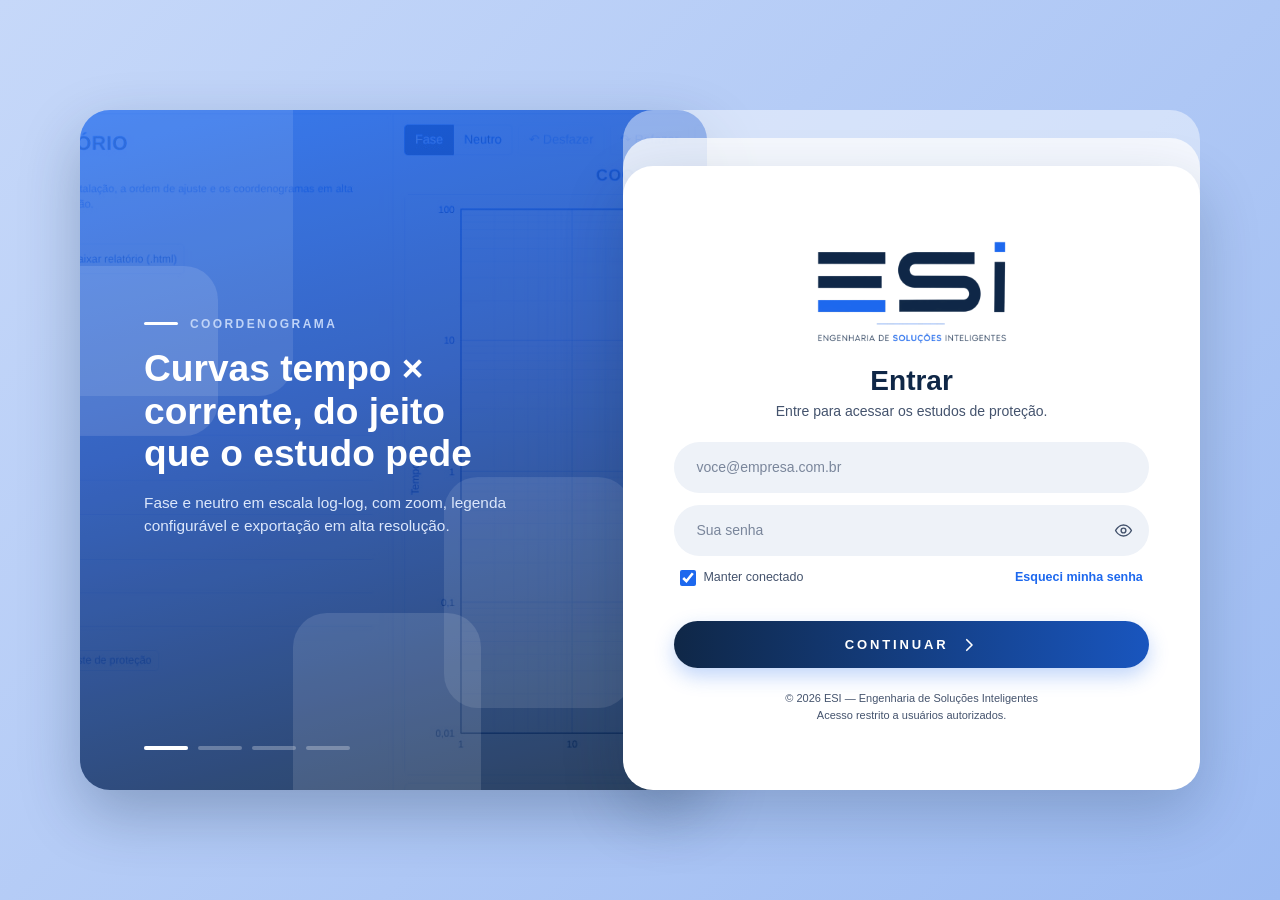
<file: index.html>
<!doctype html>
<html lang="pt-BR">
<head>
<meta charset="utf-8">
<meta name="viewport" content="width=device-width, initial-scale=1">
<title>Plataforma ESI</title>
<meta name="description" content="Plataforma de estudos de proteção e coordenograma — ESI Engenharia de Soluções Inteligentes.">
<meta name="theme-color" content="#0F2747">
<link rel="icon" href="data:image/svg+xml,%3Csvg xmlns='http://www.w3.org/2000/svg' viewBox='0 0 32 32'%3E%3Crect width='32' height='32' rx='6' fill='%23fff'/%3E%3Crect x='5' y='6' width='22' height='5' fill='%230F2747'/%3E%3Crect x='5' y='13.5' width='19' height='5' fill='%230F2747'/%3E%3Crect x='5' y='21' width='22' height='5' fill='%231D68EE'/%3E%3C/svg%3E">
<link rel="stylesheet" href="css/style.css?v=160">
<script src="js/auth-config.js?v=160"></script>
<script>/* login ativo e sem sessão: vai direto para a tela de entrada, sem mostrar a plataforma */
(function(){var c=window.AUTH_CONFIG;if(!c||!c.apiKey)return;var ok=false;try{ok=!!(sessionStorage.getItem("esi.sessao")||localStorage.getItem("esi.sessao"));}catch(e){}
if(!ok)location.replace("login.html");}());</script>
</head>
<body data-protegida>

<header class="topbar">
  <button class="tb-burger" id="btnMenu" type="button" aria-label="Abrir menu" aria-controls="sidenav"><svg viewBox="0 0 24 24" fill="none" stroke="currentColor" stroke-width="1.7" stroke-linecap="round" stroke-linejoin="round" aria-hidden="true"><path d="M4 6h16M4 12h16M4 18h16"/></svg></button>
  <a class="brand" href="#" data-tab="hub" aria-label="ESI — Plataforma de Estudos de Proteção">
    <img id="hdrLogo" alt="ESI" src="img/logo-esi-cor.png">
    <span class="bt"><b>Plataforma ESI</b><small>Engenharia de Soluções Inteligentes</small></span>
  </a>
  <div class="tb-right">
    <button class="btn-novo" id="btnNovo" type="button">Criar novo estudo</button>
    <div class="userbox" id="userbox" hidden>
      <button class="ub-btn" id="ubBtn" type="button" aria-haspopup="true" aria-expanded="false">
        <span class="ub-av" id="ubAv">U</span><span class="ub-mail"></span>
        <svg class="ub-car" viewBox="0 0 24 24" fill="currentColor" aria-hidden="true"><path d="M7 10l5 6 5-6z"/></svg>
      </button>
      <div class="ub-pop" id="ubPop" hidden>
        <button type="button" id="ubSobre">Sobre a plataforma</button>
        <button type="button" id="ubSair">Sair</button>
      </div>
    </div>
  </div>
</header>

<div class="shell">
<aside class="sidenav" id="sidenav" aria-label="Menu principal">
  <nav id="snNav"></nav>
  <div class="sn-bottom">
    <button class="sn-item" id="snSobre" type="button"><svg viewBox="0 0 24 24" fill="none" stroke="currentColor" stroke-width="1.7" stroke-linecap="round" stroke-linejoin="round" aria-hidden="true"><circle cx="12" cy="12" r="9"/><path d="M12 11v5M12 8h.01"/></svg><span>Sobre a plataforma</span></button>
  </div>
</aside>
<div class="sn-backdrop" id="snBack"></div>

<div class="main">

<!-- ===================== INÍCIO (boas-vindas geral) ===================== -->
<section class="view" id="tab-hub" role="tabpanel" aria-labelledby="tabbtn-hub">
  <div class="home">
    <div class="home-in hub">
      <div class="hub-top">
        <p class="hub-k">Plataforma ESI</p>
        <h1 id="hubOla">Olá!</h1>
        <p class="lead">Escolha uma área para começar. Cada módulo reúne as ferramentas de um tipo de estudo.</p>
      </div>
      <div class="hub-cards" id="hubCards"></div>
      <div class="hub-recs" id="hubRec" hidden>
        <h2>Continue de onde parou</h2>
        <div id="hubRecLista"></div>
      </div>
    </div>
  </div>
</section>

<!-- ===================== ÁREA DE UM MÓDULO (em desenvolvimento) ===================== -->
<section class="view" id="tab-mod" role="tabpanel" hidden>
  <div class="home"><div class="home-in mod" id="modConteudo"></div></div>
</section>

<!-- ===================== ESTUDO DE PROTEÇÃO · BOAS-VINDAS ===================== -->
<section class="view" id="tab-inicio" role="tabpanel" aria-labelledby="tabbtn-inicio" hidden>
  <div class="home">
    <div class="home-in dsh">
      <div class="mod-cab"><span class="hc-ic grande" id="iniIc"></span>
        <div><h1>Estudo de proteção</h1><p class="lead">Coordenograma, ordem de ajuste dos relés e relatório. Abra um estudo existente ou crie um novo.</p></div>
      </div>

      <div class="dsh-cards" id="iniCards"></div>

      <section class="dsh-box">
        <header class="dsh-bh">
          <h2>Estudos <span class="ini-cont" id="iniCont">0 estudos</span></h2>
          <div class="dsh-filtros" id="iniFiltros" role="group" aria-label="Filtrar estudos"></div>
        </header>
        <div class="dsh-tools">
          <label class="ini-busca"><svg viewBox="0 0 24 24" fill="none" stroke="currentColor" stroke-width="1.7" stroke-linecap="round" stroke-linejoin="round" aria-hidden="true"><circle cx="11" cy="11" r="7"/><path d="M20 20l-3.5-3.5"/></svg><input id="iniBusca" type="search" placeholder="Buscar por número, estudo, cliente ou concessionária" autocomplete="off"></label>
          <label class="ini-ord"><span class="sr">Ordenar</span><select id="iniOrd"><option value="rec">Mais recentes</option><option value="az">Ordem alfabética</option><option value="id">Número do estudo</option></select></label>
        </div>
        <div class="dsh-lista" id="iniLista"></div>
      </section>
    </div>
  </div>
</section>



<!-- ===================== ABA: PÁGINA INICIAL ===================== -->
<section class="view" id="tab-home" role="tabpanel" aria-labelledby="tabbtn-home" hidden>
  <div class="home">
    <div class="home-in wide">
      <h1>Formulário de cadastro</h1>
      <p class="lead">Preencha os dados do cliente, da empresa contratada, a finalidade e a concessionária para iniciar o estudo de proteção e coordenação.</p>

      <div class="home-cols">
        <div class="home-left">
          <section class="card" aria-labelledby="h-cliente">
            <h2 id="h-cliente">Cliente</h2>
            <div class="grid2" id="grp-cliente"></div>
          </section>
          <section class="card" aria-labelledby="h-contratada">
            <h2 id="h-contratada">Empresa contratada</h2>
            <div class="grid2" id="grp-contratada"></div>
          </section>
        </div>

        <section class="card home-right" aria-labelledby="h-conc">
          <h2 id="h-fin">Finalidade do estudo</h2>
          <div class="conc-grid fin-grid" id="finGrp" role="radiogroup" aria-labelledby="h-fin"></div>
          <h2 id="h-conc" class="h-sep">Concessionária</h2>
          <p class="note" style="margin:0 0 12px">Clique para escolher a concessionária do projeto.</p>
          <div class="conc-grid" id="concGrid" role="radiogroup" aria-labelledby="h-conc"></div>
        </section>
      </div>

      <div class="home-actions">
        <button class="btn pri" id="btnGoCoord" type="button">Ir para dados da concessionária →</button>
        <span class="note" id="homeStatus"></span>
      </div>
    </div>
  </div>
</section>

<!-- ===================== ABA: DADOS DA CONCESSIONÁRIA ===================== -->
<section class="view" id="tab-conc" role="tabpanel" aria-labelledby="tabbtn-conc" hidden>
  <div class="home">
    <div class="home-in wide">
      <header class="conc-head" id="concHead">
        <div class="conc-logo" id="concLogo" role="img" aria-label="Logo da concessionária"></div>
        <div class="premissas" aria-labelledby="h-prem">
          <div class="prem-row">
          <div class="prem-col">
          <h2 class="prem-h" id="h-prem">Premissas do estudo</h2>
          <div class="xl">
            <label for="basekv">Tensão de base</label>
            <div class="box"><input id="basekv" type="text" inputmode="decimal" autocomplete="off"><span class="u">kV</span></div>
            <label for="baseS">Potência de base</label>
            <div class="box"><input id="baseS" type="text" inputmode="decimal" autocomplete="off"><span class="u">MVA</span></div>
            <label for="baseA" hidden>Corrente de base</label>
            <div class="box dim" hidden><input id="baseA" type="text" readonly tabindex="-1" placeholder="calculada"><span class="u">A</span></div>
          </div>
          </div>
          <div class="prem-modo">
          <h2 class="prem-h" id="h-modo">Dados da rede para o estudo</h2>
          <div class="seg" id="redeModo" role="radiogroup" aria-label="Dados da rede para o estudo">
            <button class="btn" type="button" role="radio" data-modo="imp" aria-pressed="true" aria-checked="true">Impedâncias de sequência</button>
            <button class="btn" type="button" role="radio" data-modo="icc" aria-pressed="false" aria-checked="false">Corrente de curto direta</button>
          </div>
          </div>
          <div class="prem-modo">
          <h2 class="prem-h" id="h-inr">Método da corrente de inrush</h2>
          <div class="dd" id="inrushDD"></div>
          </div>
          </div>
        </div>
      </header>
      <div class="conc-cols">
        <div class="prot cprot" id="cprot"></div>
        <div class="prot rede" id="rede"></div>
      </div>

      <section class="grp iccdef" aria-labelledby="h-iccdef">
        <h3 class="grp-h" id="h-iccdef">Correntes de curto-circuito do estudo</h3>
        <div class="func">
          <p class="note" id="iccOrigem" style="margin:0 0 12px"></p>
          <div class="iccgrid" id="iccGrid"></div>
        </div>
      </section>

      <div class="home-actions">
        <button class="btn pri" id="btnGoInst" type="button">Ir para dados da instalação →</button>
      </div>
    </div>
  </div>
</section>

<!-- ===================== ABA: DADOS DA INSTALAÇÃO ===================== -->
<section class="view" id="tab-inst" role="tabpanel" aria-labelledby="tabbtn-inst" hidden>
  <div class="home">
    <div class="home-in wide">
      <section class="grp" aria-labelledby="h-inst">
        <h3 class="grp-h" id="h-inst">Transformadores</h3>
        <div class="func">
          <div class="ntr">
            <label for="nTrafos">Quantidade de transformadores</label>
            <div class="ntr-ctl">
              <button type="button" class="fbtn sm" id="nTrafosMenos" aria-label="Diminuir quantidade">−</button>
              <div class="box"><input id="nTrafos" type="text" inputmode="numeric" autocomplete="off" value="1"></div>
              <button type="button" class="fbtn sm" id="nTrafosMais" aria-label="Aumentar quantidade">+</button>
            </div>
            <span class="note">As colunas marcadas como automáticas são calculadas a partir dos dados informados.</span>
          </div>
          <div id="instTrafos"></div>
        </div>
      </section>
      <section class="grp" aria-labelledby="h-dem">
        <h3 class="grp-h" id="h-dem">Demanda e geração</h3>
        <div class="func" id="instDem"></div>
      </section>
      <section class="grp" aria-labelledby="h-tc">
        <h3 class="grp-h" id="h-tc">Dimensionamento do TC de proteção</h3>
        <div class="func" id="instTC"></div>
      </section>
    </div>
  </div>
</section>

<!-- ===================== ABA: ORDEM DE AJUSTE DE PROTEÇÃO ===================== -->
<section class="view" id="tab-ajuste" role="tabpanel" aria-labelledby="tabbtn-ajuste" hidden>
  <div class="app ajgrid">
    <!-- Metade esquerda: área de cálculo (só aparecem as funções habilitadas) -->
    <div class="datacol" id="ajcalc">
      <h2 class="prot-title">Cálculo</h2>
      <div class="calc" id="calc"></div>
    </div>
    <!-- Metade direita: escolha das funções e ajustes -->
    <div class="datacol ajfun" id="ajfun">
      <h2 class="prot-title">Ordem de ajuste de proteção</h2>
      <div class="prot" id="prot"></div>
    </div>
  </div>
</section>

<!-- ===================== ABA: COORDENOGRAMA ===================== -->
<section class="view" id="tab-coord" role="tabpanel" aria-labelledby="tabbtn-coord" hidden>
  <div class="app" id="app">

    <!-- Metade esquerda: gráfico -->
    <div class="chartcol">
      <div class="ctools">
        <div class="seg" id="viewSeg" role="group" aria-label="Visão do gráfico">
          <button class="btn" type="button" data-view="fase" aria-pressed="true">Fase</button>
          <button class="btn" type="button" data-view="neutro" aria-pressed="false">Neutro</button>
        </div>
        <button class="btn" id="btnUndo" type="button" title="Desfazer (Ctrl+Z)">↶ Desfazer</button>
        <button class="btn" id="btnRedo" type="button" title="Refazer (Ctrl+Y)">↷ Refazer</button>
        <button class="btn" id="btnReset" type="button" title="Duplo clique no gráfico também restaura">Restaurar eixos</button>
        <button class="btn" id="btnPng" type="button">Exportar PNG</button>
        <details class="more" id="more">
          <summary class="btn">Mais opções</summary>
          <div class="pop">
            <label class="fld"><span>Nome do projeto</span><input id="pname" type="text" autocomplete="off"></label>
            <div class="grid2">
              <label class="fld chk" for="legend"><input id="legend" type="checkbox"><span>Legenda no gráfico</span></label>
              <label class="fld chk full" for="showall"><input id="showall" type="checkbox"><span>Mostrar também as curvas individuais (tracejado fino)</span></label>
            </div>
            <div class="grid2">
              <label class="fld"><span>I mín (A)</span><input id="imin" type="number" step="any"></label>
              <label class="fld"><span>I máx (A)</span><input id="imax" type="number" step="any"></label>
              <label class="fld"><span>t mín (s)</span><input id="tmin" type="number" step="any"></label>
              <label class="fld"><span>t máx (s)</span><input id="tmax" type="number" step="any"></label>
            </div>
            <textarea id="json" spellcheck="false" placeholder="O projeto em JSON aparece aqui. Cole um JSON e use Carregar."></textarea>
            <div class="row">
              <button class="btn sm" id="btnCopy" type="button">Copiar JSON</button>
              <button class="btn sm" id="btnLoad" type="button">Carregar JSON</button>
              <button class="btn sm" id="btnFile" type="button">Abrir arquivo…</button>
              <button class="btn sm" id="btnSaveFile" type="button">Baixar .json</button>
              <button class="btn sm" id="btnSvg" type="button">Exportar SVG</button>
              <input id="fileIn" type="file" accept=".json,application/json" hidden>
            </div>
            <div class="row">
              <button class="btn sm" id="btnSample" type="button">Restaurar valores de exemplo</button>
              <button class="btn sm ghost" id="btnClear" type="button">Zerar funções</button>
            </div>
          </div>
        </details>
        <span id="status" role="status"></span>
      </div>
      <h2 class="ctitle" id="ctitle">Coordenograma de fase</h2>
      <div class="chartwrap" id="wrap">
        <svg id="chart" role="img" aria-label="Coordenograma tempo × corrente"></svg>
        <div id="tip"></div>
      </div>
      <div class="cfilter" id="cfilter" hidden></div>
      <p class="hint">Roda do mouse: zoom · arrastar: mover · duplo clique: restaurar · passe o mouse para ler o tempo de cada curva</p>
    </div>

    <!-- Metade direita: resumo das funções do cliente (os ajustes ficam na aba Ordem de ajuste de proteção) -->
    <aside class="datacol" aria-label="Relatório do projeto">
      <div class="prot" id="resumo"></div>
    </aside>

  </div>
</section>

<!-- ===================== RODAPÉ ===================== -->
<footer class="sitefoot">
  <div class="sf-in">
    <div class="sf-brand">
      <img id="ftLogo" alt="ESI — Engenharia de Soluções Inteligentes" src="img/logo-esi-branco.png">
      <span>Plataforma de estudos e projetos elétricos.</span>
    </div>
    <nav class="sf-nav" aria-label="Atalhos">
      <a href="#" data-tab="hub">Início</a>
      <a href="#" data-tab="inicio" data-mod>Estudo de proteção</a>
      <a href="#" data-tab="mod:bt" data-mod>Baixa tensão</a>
      <a href="#" data-tab="mod:mt" data-mod>Média tensão</a>
      <a href="#" data-tab="mod:tarifa" data-mod>Análise tarifária</a>
      <a href="#" data-tab="mod:spda" data-mod>SPDA</a>
      <button type="button" id="btnSobre">Sobre</button>
    </nav>
    <div class="sf-copy">© <span id="ftAno">2026</span> ESI — Engenharia de Soluções Inteligentes<br>Os dados ficam salvos somente neste navegador.</div>
  </div>
</footer>

</div><!-- /main -->
</div><!-- /shell -->

<dialog class="sobre" id="dlgSobre" aria-labelledby="sobreH">
  <div class="sobre-in">
    <img id="sbLogo" alt="ESI" src="img/logo-esi-cor.png">
    <h2 id="sobreH">Plataforma ESI</h2>
    <p>Plataforma da ESI com módulos para estudos e projetos elétricos. Hoje está disponível o módulo de Estudo de proteção; Baixa tensão, Média tensão, Análise tarifária e SPDA estão em desenvolvimento.</p>
    <ul>
      <li>Cadastro do cliente, da concessionária e da instalação (transformadores, demanda, geração e TCs).</li>
      <li>Ordem de ajuste das funções de proteção, com os cálculos e a representação da função 67.</li>
      <li>Coordenograma tempo × corrente interativo de fase e neutro.</li>
      <li>Relatório do projeto com capa, resumos, ordem de ajuste e gráficos em alta resolução.</li>
    </ul>
    <p class="note">Os valores calculados são apoio ao estudo e devem ser conferidos pelo engenheiro responsável.</p>
    <div class="row"><button class="btn pri" id="btnSobreOk" type="button">Fechar</button></div>
  </div>
</dialog>

<!-- Scripts clássicos (sem módulos) para funcionar abrindo o arquivo direto no navegador. A ordem importa. -->
<script src="js/logo.js?v=160"></script>
<script src="js/auth.js?v=160"></script>
<script src="js/util.js?v=160"></script>
<script src="js/curves.js?v=160"></script>
<script src="js/funcoes.js?v=160"></script>
<script src="js/state.js?v=160"></script>
<script src="js/projetos.js?v=160"></script>
<script src="js/modulos.js?v=160"></script>
<script src="js/chart.js?v=160"></script>
<script src="js/ui.js?v=160"></script>
<script src="js/protecao.js?v=160"></script>
<script src="js/inrush.js?v=160"></script>
<script src="js/rede.js?v=160"></script>
<script src="js/home.js?v=160"></script>
<script src="js/instalacao.js?v=160"></script>
<script src="js/tc.js?v=160"></script>
<script src="js/recom.js?v=160"></script>
<script src="js/direcional.js?v=160"></script>
<script src="js/resumo.js?v=160"></script>
<script src="js/relatorio.js?v=160"></script>
<script src="js/app.js?v=160"></script>
</body>
</html>
</file>
<file: css/style.css>
/* ===== Tokens. Para mudar o visual do site inteiro, edite aqui. ===== */
:root{
  /* Paleta do site (cinza-azulado): color1 → color5 */
  --p1:#9DBBF2; --p2:#BFD3F7; --p3:#D7E3FA; --p4:#EAF1FD; --p5:#ffffff;
  --bg:#FFFFFF;            /* fundo da página: branco */
  --panel:var(--p5);       /* cartões e cabeçalho */
  --ink:#000000;           /* texto preto */
  --muted:#44536D;
  --line:var(--p3);        /* bordas leves */
  --field:#FFFFFF;
  --edge:var(--p1);        /* bordas de destaque, contornos e preenchimento de itens selecionados */
  --edge-2:var(--p2);      /* hover do preenchimento */
  --sel:var(--p4);         /* fundo de item selecionado (cartão, filtro) */
  --anchor:#0F2747;        /* azul marinho: títulos, botão principal e itens selecionados */
  --anchor-2:#1C3D75;      /* hover do azul marinho */
  --navy:#0F2747; --blue:#1D68EE; --blue-2:#1555C8;   /* azul vivo da logo ESI */
  --accent:var(--blue); --accent-ink:#FFFFFF;
  --plot:#FFFFFF; --grid-major:#9DBBF2; --grid-minor:#D7E3FA; --axis:#000000;
  --ok:#1E7B45; --warn:#9A5200; --bad:#B3261E;
  --sans:Arial,"Helvetica Neue",Helvetica,sans-serif; --mono:Arial,"Helvetica Neue",Helvetica,sans-serif;
  color-scheme:light;
}

*{box-sizing:border-box}
html{height:100%}
body{margin:0;background:var(--bg);color:var(--ink);font:14px/1.4 var(--sans);-webkit-text-size-adjust:100%;display:flex;flex-direction:column;min-height:100%}
button,input,select,textarea{font:inherit;color:inherit}
:focus-visible{outline:2px solid var(--blue);outline-offset:1px}
h1,h2,h3{font-family:var(--sans)}

/* ===== Cabeçalho do site e abas ===== */
.site{background:var(--panel);border-top:4px solid var(--anchor);border-bottom:1px solid var(--line);box-shadow:0 1px 0 var(--p4);display:flex;flex-wrap:wrap;align-items:stretch;gap:0 28px;padding:0 24px;flex:none}
.brand{display:flex;align-items:center;gap:14px;padding:9px 0;text-decoration:none;color:var(--anchor)}
.brand img{height:34px;width:auto;display:block}
.brand .bt{display:flex;flex-direction:column;gap:1px;padding-left:14px;border-left:2px solid var(--blue);line-height:1.2}
.brand .bt b{font-size:15px;letter-spacing:.01em}
.brand .bt small{font-size:10.5px;letter-spacing:.12em;text-transform:uppercase;color:var(--muted)}
.tabs{display:flex;gap:2px;flex-wrap:wrap;align-self:flex-end;margin-left:auto}
.tab{background:none;border:0;border-bottom:3px solid transparent;margin-bottom:-1px;padding:14px 14px 12px;cursor:pointer;font-weight:700;color:var(--muted);font-size:13.5px}
.tab:hover{color:var(--blue)}
.tab[aria-selected="true"]{color:var(--anchor);border-bottom-color:var(--blue)}
.view{flex:1 0 auto}
.view[hidden]{display:none}

/* ===== Campos e botões ===== */
.lbl{display:flex;align-items:center;gap:6px;color:var(--muted);font-size:12px;white-space:nowrap}
input[type=text],input[type=number],input[type=email],input[type=tel],select,textarea{background:var(--field);border:1px solid var(--line);border-radius:4px;padding:6px 8px;min-width:0;width:100%}
input[type=number]{font-size:13px;font-variant-numeric:tabular-nums}
input:focus,select:focus,textarea:focus{border-color:var(--edge)}
.w90{width:90px}
.btn{background:var(--panel);border:1px solid var(--line);border-radius:4px;padding:6px 11px;cursor:pointer;white-space:nowrap}
.btn:hover:not(:disabled){border-color:var(--edge);color:var(--anchor)}
.btn:disabled{opacity:.45;cursor:default}
.btn.pri{background:var(--anchor);border-color:var(--anchor);color:#fff;font-weight:700;padding:9px 18px}
.btn.pri:hover{background:var(--anchor-2);border-color:var(--anchor-2);color:#fff}
.btn.sm{padding:2px 7px;font-size:12px}
.btn.ghost{background:transparent;border-color:transparent;color:var(--muted)}
.btn.ghost:hover{color:var(--ink);border-color:var(--line)}
.row{display:flex;flex-wrap:wrap;gap:6px}
.row.end{align-items:end}
.note{font-size:12px;color:var(--muted);margin:0}
.fld{display:flex;flex-direction:column;gap:3px;min-width:0}
.fld.full{grid-column:1/-1}
.fld>span{font-size:12px;color:var(--ink);font-weight:700}
.fld.chk{flex-direction:row;align-items:center;gap:7px}
.fld.chk input{width:auto;margin:0}
.fld.chk span{font-weight:400;font-size:13px}

/* ===== Página inicial ===== */
.home{padding:28px 20px 48px}
.home-in{max-width:980px;margin:0 auto;display:flex;flex-direction:column;gap:18px}
.home h1{margin:0;font-size:24px;color:var(--anchor)}
.home .lead{margin:0;color:var(--muted);max-width:70ch}
.card{background:var(--panel);border:1px solid var(--line);border-radius:6px;padding:18px 20px 20px}
.card h2{margin:0 0 14px;font-size:13px;letter-spacing:.07em;text-transform:uppercase;color:var(--anchor);display:flex;align-items:center;gap:10px}
.card h2::after{content:"";flex:1;height:1px;background:var(--line)}
.grid2{display:grid;grid-template-columns:1fr 1fr;gap:14px 18px}
.err{color:var(--bad);font-size:12px;min-height:0}
.err:empty{display:none}
input.bad{border-color:var(--bad)}
.home-actions{display:flex;flex-wrap:wrap;gap:12px;align-items:center}

/* ===== Coordenograma: gráfico à esquerda, ajustes das funções à direita ===== */
.app{height:100%;display:grid;grid-template-columns:minmax(0,1fr) minmax(0,1fr)}
.datacol{order:1;overflow:auto;padding:18px 22px;min-width:0;min-height:0;border-right:1px solid var(--line)}   /* dados à esquerda */
.chartcol{order:2;display:flex;flex-direction:column;gap:8px;padding:12px;min-width:0;min-height:0}      /* gráfico à direita */
.ctools{display:flex;flex-wrap:wrap;gap:6px;align-items:center;position:relative}
#status{font-size:12px;color:var(--muted);min-height:1em}
.more{position:static}
.more summary{list-style:none;display:inline-block}
.more summary::-webkit-details-marker{display:none}
.pop{position:absolute;right:0;top:calc(100% + 6px);z-index:6;width:min(430px,92vw);background:var(--panel);border:1px solid var(--edge);border-radius:6px;padding:12px;display:flex;flex-direction:column;gap:10px;box-shadow:0 8px 24px rgba(15,39,71,.2)}
.pop .grid2{gap:8px 12px}
.pop textarea{min-height:90px}
.chartwrap{position:relative;background:var(--plot);border:1px solid var(--line);border-radius:6px;flex:1;min-height:380px;touch-action:none}
.hint{font-size:12px;color:var(--muted);margin:0}
#chart{position:absolute;inset:0;width:100%;height:100%;display:block;cursor:crosshair;user-select:none;font-family:var(--sans)}
#tip{position:absolute;pointer-events:none;background:var(--panel);border:1px solid var(--edge);border-radius:4px;padding:7px 9px;font-size:12px;box-shadow:0 4px 14px rgba(15,39,71,.18);display:none;min-width:150px;max-width:280px;z-index:3}
#tip .h{font-weight:700;margin-bottom:4px}
#tip .r{display:flex;align-items:center;gap:6px;justify-content:space-between}
#tip .r i{width:9px;height:9px;border-radius:2px;flex:none}
#tip .r em{font-style:normal;margin-left:auto;padding-left:8px;font-variant-numeric:tabular-nums}
#tip .r span{overflow:hidden;text-overflow:ellipsis;white-space:nowrap}
textarea{font-family:Consolas,"Courier New",monospace;font-size:12px;min-height:90px;resize:vertical}

/* Painel "Proteção cliente" (estilo da planilha: rótulo à esquerda, caixa tracejada para preencher) */
.prot{width:100%;display:flex;flex-direction:column;gap:26px}
.prot-title{margin:0;text-align:center;font-size:22px;letter-spacing:.02em;color:var(--anchor);text-transform:uppercase}
.func{background:var(--panel);border:1px solid var(--line);border-radius:8px;padding:16px 18px 18px}
.func-h{margin:0 0 14px;display:flex;align-items:baseline;gap:10px;color:var(--anchor);font-size:18px;font-weight:700}
.func-h small{font-size:12px;font-style:normal;font-weight:400;color:var(--muted)}
.func-h .onoff{margin-left:auto;font-style:normal}
.stage-top{display:flex;align-items:center;justify-content:space-between;gap:8px;margin-bottom:6px;min-height:30px}
.stage-top .stage-h{margin:0}
.onoff.sm{min-width:64px;padding:3px 10px;font-size:13px}
.stages{display:grid;grid-template-columns:1fr 1fr;gap:14px 20px}
.stage-h{font-weight:700;color:var(--anchor);margin:0 0 6px;font-size:13px}
.xl{display:grid;grid-template-columns:62px 1fr;gap:6px 8px;align-items:center}
.xl>label,.xl>.lab{font-style:italic;color:var(--ink);font-size:14px}
.cellrow{display:flex;gap:0;align-items:center;min-width:0}
.box{display:flex;align-items:center;min-width:0;flex:1;border:1px dashed var(--edge);background:#fff;border-radius:2px}
.cellrow .box+.box{border-left:0}
.box input,.box select{border:0;background:transparent;text-align:center;font-size:14px;padding:6px 4px;width:100%;border-radius:0}
.box select{text-align-last:center;cursor:pointer;appearance:none;-webkit-appearance:none}
.box:focus-within{outline:2px solid var(--ink);outline-offset:0}
.box .u{padding-right:8px;font-size:12px;color:var(--muted)}
.box.dim{background:var(--bg);border-color:var(--line)}
.box.dim input,.box.dim select{color:var(--muted)}
.onoff{border:1px dashed var(--edge);background:#fff;font-weight:700;font-size:14px;padding:6px 10px;cursor:pointer;min-width:90px;color:var(--anchor);border-radius:2px}
.onoff[aria-pressed="false"]{color:var(--muted);background:var(--bg)}
.onoff:focus-visible{outline:2px solid var(--ink)}
.f50{display:grid;grid-template-columns:54px minmax(0,220px);gap:6px 8px;align-items:center;max-width:340px}
.f50>label,.f50>.lab{font-style:italic;font-size:14px}
.fnote{margin:10px 0 0;font-size:12px;color:var(--muted)}

@media (max-width:900px){
  html,body{height:auto}
  body{display:block}
  .view{min-height:0}
  .home{height:auto;overflow:visible}
  .grid2{grid-template-columns:1fr}
  .app{display:flex;flex-direction:column;height:auto}
  .chartcol{order:1;border-bottom:1px solid var(--line)}
  .datacol{order:2;border-right:0}
  .chartwrap{flex:none;height:clamp(340px,55vh,520px)}
  .datacol{overflow:visible}
  .stages{grid-template-columns:1fr}
}
@media (prefers-reduced-motion:reduce){*{transition:none!important;animation:none!important}}
.box input:focus-visible,.box select:focus-visible{outline:none}

/* Menu de funções */
.menu-h{font-size:18px;font-style:normal}
.fgrid{display:grid;grid-template-columns:repeat(auto-fill,minmax(74px,1fr));gap:8px}
.fbtn{background:var(--panel);border:1px solid var(--line);border-radius:6px;padding:9px 6px;cursor:pointer;font-weight:700;font-size:14px;color:var(--ink)}
.fbtn:hover{border-color:var(--edge)}
.fbtn[aria-pressed="true"]{background:var(--sel);border-color:var(--anchor);color:var(--anchor)}   /* azul claro bem fraco quando habilitada */
.fbtn:focus-visible{outline:2px solid var(--blue);outline-offset:1px}
.stages.one{grid-template-columns:minmax(0,460px)}
.seg{display:inline-flex}
.seg .btn{border-radius:0;margin-left:-1px}
.seg .btn:first-child{border-radius:4px 0 0 4px;margin-left:0}
.seg .btn:last-child{border-radius:0 4px 4px 0}
.seg .btn[aria-pressed="true"]{background:var(--anchor);border-color:var(--anchor);color:#fff;position:relative}

/* Animação de abrir/fechar o quadro de uma função (altura + opacidade + leve deslize) */
.fcards{display:flex;flex-direction:column}
.fwrap{display:grid;grid-template-rows:0fr;opacity:0;transform:translateY(-10px);transition:grid-template-rows .32s ease,opacity .26s ease,transform .32s ease}
.fwrap.open{grid-template-rows:1fr;opacity:1;transform:none}
.finner{min-height:0;overflow:hidden;padding:0 3px 16px;margin:0 -3px}

/* Blocos com botão "Habilitar" (ex.: estágio 2): campos abrem e fecham com a mesma animação dos quadros */
.fbtn.sm{padding:4px 14px;font-size:13px}
.swrap{display:grid;grid-template-rows:0fr;opacity:0;visibility:hidden;transform:translateY(-6px);transition:grid-template-rows .32s ease,opacity .26s ease,transform .32s ease,visibility 0s linear .32s}
.swrap.open{grid-template-rows:1fr;opacity:1;visibility:visible;transform:none;transition-delay:0s}
.sinner{min-height:0;overflow:hidden;padding:3px;margin:-3px}
.stages{align-items:start}
.sset .stage-top{justify-content:flex-start;gap:8px}   /* botão "Habilitar" colado ao nome do estágio */


/* Dois grupos do painel: "Funções de proteção" (menu) e "Ordem de ajuste da proteção" (quadros) */
.grp{display:flex;flex-direction:column;gap:12px}
.grp-h{margin:0;font-size:13px;letter-spacing:.08em;text-transform:uppercase;color:var(--anchor);display:flex;align-items:center;gap:12px}
.grp-h::after{content:"";flex:1;height:2px;background:var(--edge);opacity:.25}

/* título acima do gráfico */
.ctitle{margin:2px 0 0;font-size:18px;font-weight:700;color:var(--anchor);text-transform:uppercase;letter-spacing:.04em;text-align:center}

/* página inicial em 2 lados + escolha da concessionária */
.home-in.wide{max-width:1280px}
.home-cols{display:grid;grid-template-columns:minmax(0,1fr) minmax(0,1fr);gap:18px;align-items:start}
.home-left{display:flex;flex-direction:column;gap:18px;min-width:0}
.conc-grid{display:grid;grid-template-columns:repeat(2,minmax(0,1fr));gap:14px}
.ctile{display:flex;flex-direction:column;align-items:stretch;gap:10px;padding:12px;background:#fff;border:1px solid var(--line);border-radius:10px;cursor:pointer;font:inherit;color:var(--ink);text-align:center;transition:border-color .2s,box-shadow .2s,background .2s,transform .15s}
.ctile:hover{border-color:var(--edge);transform:translateY(-2px);box-shadow:0 4px 14px rgba(15,39,71,.12)}
.ctile:focus-visible{outline:2px solid var(--ink);outline-offset:2px}
.ctile[aria-checked="true"]{background:var(--sel);border-color:var(--anchor);box-shadow:0 0 0 2px var(--anchor)}
.cimg{display:flex;align-items:center;justify-content:center;aspect-ratio:16/10;border:0;border-radius:6px;background:var(--bg);color:var(--anchor);opacity:.75}
.cimg svg{width:36px;height:36px}
.cname{font-weight:700;font-size:14px;letter-spacing:.04em}
@media (max-width:900px){.home-cols{grid-template-columns:1fr}}
/* ajuste: página inicial ocupa a largura toda; ícones menores */
.home{padding:20px 24px 32px}
.home-in.wide{max-width:none}
.home-cols{gap:20px}
.conc-grid{grid-template-columns:repeat(auto-fill,minmax(150px,1fr));gap:12px}
.ctile{padding:10px;gap:8px}
.cimg{aspect-ratio:4/3}
.cimg svg{width:26px;height:26px}
/* botão de avançar no canto direito */
.home-actions{flex-direction:row-reverse;justify-content:flex-start}

/* aba Dados da Concessionária: tema da concessionária escolhida */
#tab-conc{--acc:var(--edge)}
.conc-head{display:flex;align-items:center;justify-content:space-between;gap:20px;padding:16px 20px;background:var(--panel);border:1px solid var(--line);border-left:6px solid var(--acc);border-radius:6px}
.conc-title{min-width:0}
.conc-head h1{color:var(--anchor)}
.conc-logo{flex:none;width:200px;height:84px;display:flex;flex-direction:column;align-items:center;justify-content:center;gap:4px;border:0;border-radius:8px;background:var(--bg);color:var(--ink);font-weight:700;letter-spacing:.05em;font-size:13px;overflow:hidden}
.conc-logo svg{width:28px;height:28px;opacity:.8}
.conc-logo img{max-width:100%;max-height:100%;object-fit:contain;padding:6px}
#tab-conc .card{border-top:3px solid var(--acc)}
#tab-conc .card h2{color:var(--anchor)}
@media (max-width:600px){.conc-head{flex-direction:column;align-items:flex-start}}
#tab-conc{--acc:var(--edge)}
.conc-head{justify-content:flex-start}
.cprot{max-width:1000px}

/* filtro de curvas abaixo do gráfico */
.cfilter{background:var(--panel);border:1px solid var(--line);border-radius:6px;padding:8px 10px;display:flex;flex-direction:column;gap:6px;max-height:132px;overflow:auto}
.cf-h{margin:0;font-size:11px;font-weight:700;letter-spacing:.06em;text-transform:uppercase;color:var(--anchor)}
.cf-list{display:flex;flex-wrap:wrap;gap:6px}
.cf{display:inline-flex;align-items:center;gap:7px;padding:3px 9px;font:inherit;font-size:11.5px;color:var(--ink);background:#fff;border:1px solid var(--line);border-radius:999px;cursor:pointer;transition:background .15s,border-color .15s,opacity .15s}
.cf:hover{border-color:var(--edge)}
.cf.res{font-weight:700}
.cf[aria-pressed="true"]{background:var(--sel);border-color:var(--anchor)}
.cf[aria-pressed="false"]{opacity:.55}
.cf[aria-pressed="false"] span{text-decoration:line-through}
.cf svg{flex:none}
.cf:focus-visible{outline:2px solid var(--blue);outline-offset:1px}
.cfilter[hidden]{display:none}
/* gráfico mantém a altura de antes; o filtro fica abaixo (rola a coluna se a tela for curta) */
.chartcol{overflow-y:auto}
.chartwrap{flex:none;height:max(380px,calc(100vh - 215px))}
.cfilter{flex:none;max-height:none;overflow:visible}
@media (max-width:900px){.chartwrap{height:clamp(340px,55vh,520px)}}

/* aba da concessionária: proteções de um lado, dados da rede do outro */
.conc-cols{display:grid;grid-template-columns:minmax(0,1.5fr) minmax(0,1fr);gap:24px;align-items:start}
.conc-cols .cprot{max-width:none}
.rede .xl{grid-template-columns:110px 1fr}
@media (max-width:900px){.conc-cols{grid-template-columns:1fr}}

/* premissas do estudo ao lado da imagem da concessionária */
.conc-head{flex-wrap:wrap}
.premissas{margin-left:auto;min-width:280px;max-width:380px;flex:1 1 280px}
.prem-h{margin:0 0 8px;font-size:12px;letter-spacing:.07em;text-transform:uppercase;color:var(--anchor)}
.premissas .xl{grid-template-columns:120px 1fr}

/* dados da rede: Z1 e Z0 lado a lado, colunas de mesma largura */
.conc-cols{grid-template-columns:minmax(0,1fr) minmax(0,1fr)}
.rgrid{display:grid;grid-template-columns:repeat(2,minmax(0,1fr));gap:18px 24px}
.rbloco.full{grid-column:1/-1}
.rbloco.full .xl{grid-template-columns:110px 1fr 110px 1fr;gap:8px 12px}
.rede .xl{grid-template-columns:44px 1fr}
.rede .rbloco.full .xl{grid-template-columns:110px 1fr 110px 1fr}
.rbloco .stage-h{margin:0 0 8px}
@media (max-width:900px){.rgrid{grid-template-columns:1fr}}
[hidden]{display:none!important}
.prem-sub{margin:10px 0 6px;font-size:12px;font-weight:700;color:var(--ink)}
.premissas .seg{display:flex;flex-wrap:wrap}
.rede .swrap{transition-duration:.38s}
.rede .swrap:not(.open){position:relative}

/* premissas: campos e escolha dos dados da rede lado a lado */
.premissas{max-width:640px;flex:1 1 520px}
.prem-row{display:grid;grid-template-columns:minmax(0,1fr) minmax(0,1fr);gap:10px 24px;align-items:start}
.prem-row .xl{grid-template-columns:110px 1fr}
.prem-modo .prem-sub{margin:0 0 6px}
.premissas .seg{display:flex;flex-direction:column;width:100%}
.premissas .seg .btn{border-radius:0;margin-left:0;margin-top:-1px;text-align:left}
.premissas .seg .btn:first-child{border-radius:4px 4px 0 0;margin-top:0}
.premissas .seg .btn:last-child{border-radius:0 0 4px 4px}
@media (max-width:700px){.prem-row{grid-template-columns:1fr}}
.prem-modo .prem-h{margin:0 0 8px}
.prem-col{min-width:0}

/* três colunas nas premissas */
.premissas{max-width:900px;flex:1 1 700px}
.prem-row{grid-template-columns:minmax(0,1.1fr) minmax(0,1fr) minmax(0,1fr)}
@media (max-width:900px){.prem-row{grid-template-columns:1fr}}

/* trechos da rede */
.trecho{padding:0 0 14px;margin:0 0 14px;border-bottom:1px dashed var(--line)}
.trecho-top{display:flex;align-items:center;justify-content:space-between;gap:10px;margin:0 0 8px}
.trecho-h{margin:0;font-size:13px;font-weight:700;color:var(--anchor)}
.trecho.novo{animation:trechoIn .35s ease}
@keyframes trechoIn{from{opacity:0;transform:translateY(-8px)}to{opacity:1;transform:none}}
.add-trecho{width:100%}
.rede .rbloco.full .xl,.rbloco.full .xl{grid-template-columns:150px 1fr 110px 1fr}
.rede .rbloco.full .xl,.rbloco.full .xl{grid-template-columns:150px 1fr 150px 1fr}
.rf-bloco{margin-top:14px;max-width:420px}
.rede .rf-bloco .xl{grid-template-columns:150px 1fr}

/* correntes de curto-circuito do estudo (largura toda) */
.iccdef{margin-top:6px}
.iccgrid{display:grid;grid-template-columns:repeat(6,minmax(0,1fr));gap:12px}
.iccitem{display:flex;flex-direction:column;gap:5px;min-width:0}
.iccl{font-size:12px;font-style:italic;color:var(--ink)}
.iccitem .box{justify-content:space-between}
.iccitem output{font-weight:700;color:var(--ink);padding:0 4px}
@media (max-width:1200px){.iccgrid{grid-template-columns:repeat(3,minmax(0,1fr))}}
@media (max-width:700px){.iccgrid{grid-template-columns:repeat(2,minmax(0,1fr))}}

/* seletor da unidade da impedância, canto superior direito */
.zbar{display:flex;justify-content:space-between;align-items:flex-start;gap:14px;margin:0 0 12px}
.zsel{display:flex;align-items:center;gap:8px;flex:none;font-size:12px;font-weight:700}
.zsel select{font:inherit;font-weight:400;font-size:13px;padding:5px 8px;border:1px dashed var(--edge);border-radius:4px;background:#fff;color:var(--ink)}

/* ---------- lista suspensa do método de inrush + janelinha da fórmula ---------- */
.dd{position:relative;width:100%}
.dd-btn{display:flex;align-items:center;justify-content:space-between;gap:8px;width:100%;text-align:left;font:inherit;font-size:13px;padding:8px 10px;border:1px solid var(--edge);border-radius:4px;background:#fff;color:var(--ink);cursor:pointer}
.dd-btn:hover{background:var(--field)}
.dd-car{color:var(--anchor);flex:none}
.dd-sub{font-size:11.5px;color:var(--muted);margin-top:4px}
.dd-list{position:absolute;z-index:30;left:0;right:0;top:calc(100% + 2px);margin:0;padding:4px 0;list-style:none;background:#fff;border:1px solid var(--edge);border-radius:4px;box-shadow:0 6px 18px rgba(15,39,71,.18);max-height:300px;overflow:auto}
.dd .dd-sub + .dd-list{top:calc(100% - 18px)}
.dd-list li{display:flex;flex-direction:column;gap:2px;padding:7px 10px;font-size:13px;cursor:pointer}
.dd-list li:hover,.dd-list li:focus{background:var(--bg);outline:none}
.dd-list li[aria-selected="true"]{background:var(--anchor);color:#fff}
.dd-badge{align-self:flex-start;font-size:10.5px;font-weight:700;letter-spacing:.04em;text-transform:uppercase;border:1px solid currentColor;border-radius:3px;padding:0 5px;opacity:.85}
.inrush-tip{position:fixed;z-index:1000;display:none;max-width:min(380px,calc(100vw - 16px));background:#fff;color:var(--ink);border:1px solid var(--edge);border-radius:6px;box-shadow:0 8px 24px rgba(15,39,71,.25);padding:10px 14px;pointer-events:none}
.tip-t{font-weight:700;font-size:12px;color:var(--anchor);text-transform:uppercase;letter-spacing:.04em;margin-bottom:6px}
.tip-t span{font-weight:400;color:var(--muted);text-transform:none;letter-spacing:0;margin-left:6px}
.tip-f{font-family:"Times New Roman",Times,serif;font-size:17px;line-height:1.5;white-space:nowrap;padding:4px 0}
.tip-f i{font-style:italic}.tip-f sub{font-size:.65em;font-style:normal}
.tip-f .fr{display:inline-flex;flex-direction:column;align-items:stretch;vertical-align:middle;margin:0 2px;text-align:center}
.tip-f .fr>span:first-child{border-bottom:1px solid var(--ink);padding:0 4px 1px}
.tip-f .fr>span:last-child{padding:1px 4px 0}
.tip-f b{font-weight:400;margin:0 4px}
.tip-n{font-size:11.5px;color:var(--muted);border-top:1px solid var(--line);margin-top:6px;padding-top:6px;white-space:nowrap}
.tip-n i{font-style:italic}.tip-n sub{font-size:.7em}

/* ---------- finalidade do estudo (página inicial) ---------- */
.fin-grid{grid-template-columns:repeat(3,minmax(0,1fr));margin-bottom:22px}
.cimg img{max-width:100%;max-height:100%;object-fit:contain}
@media (max-width:520px){.fin-grid{grid-template-columns:repeat(auto-fill,minmax(120px,1fr))}}
.fin-grid .cimg{aspect-ratio:16/9}

/* cartões brancos sobre página branca: sombra leve para separar os blocos */
.card,.conc-head,.func{box-shadow:0 1px 3px rgba(15,39,71,.08)}

/* ---------- aba Dados da instalação: tabela de transformadores ---------- */
.ntr{display:flex;flex-wrap:wrap;align-items:center;gap:10px 16px;margin-bottom:14px}
.ntr label{font-weight:700;font-size:13px}
.ntr-ctl{display:flex;align-items:center;gap:6px}
.ntr-ctl .box{width:70px;flex:none}
.ntr-ctl .fbtn{width:34px;height:34px;padding:0;font-size:18px;line-height:1}
.trtab-wrap{overflow-x:auto;border:1px solid var(--line);border-radius:6px}
.trtab{border-collapse:collapse;table-layout:fixed;width:100%;min-width:1180px;background:var(--panel)}
.trtab th,.trtab td{padding:6px 5px;border-bottom:1px solid var(--line);vertical-align:middle}
.trtab thead th{font-size:11px;letter-spacing:.04em;text-transform:uppercase;text-align:center;color:var(--anchor);background:var(--bg);position:sticky;top:0;vertical-align:bottom;line-height:1.25}
.trtab thead th .auto{display:block;font-size:10px;font-weight:400;text-transform:none;letter-spacing:0;color:var(--muted)}
.trtab .trn{text-align:center;font-weight:700;color:var(--muted)}
.trtab tfoot th,.trtab tfoot td{border-bottom:0;background:var(--bg)}
.trtab .trtot{text-align:right;font-size:12px;letter-spacing:.04em;text-transform:uppercase;color:var(--anchor)}
.trtab .box output{flex:1;text-align:center;font-size:14px;padding:6px 4px;color:var(--muted)}
.trtab .box input::placeholder{color:#8793A8}

/* ---- dimensionamento do TC ---- */
.tcgrid{display:grid;grid-template-columns:minmax(260px,340px) minmax(0,1fr);gap:20px 28px;align-items:start}
.tcin{display:flex;flex-direction:column;gap:12px}
.tcin h4,.tcout h4{margin:0 0 2px;font-size:12px;letter-spacing:.07em;text-transform:uppercase;color:var(--anchor)}
.tcin .fld .opc{font-style:normal;font-weight:400;color:var(--muted);font-size:11px}
.tcres{border-collapse:collapse;width:100%}
.tcres th,.tcres td{padding:6px 8px;border-bottom:1px solid var(--line);font-size:13px;text-align:left;vertical-align:middle}
.tcres th{font-weight:400;color:var(--ink)}
.tcres td:nth-child(2){text-align:right;white-space:nowrap;font-variant-numeric:tabular-nums}
.tcres td:nth-child(3){white-space:nowrap;width:1%}
.tcres .u{color:var(--muted);font-size:12px}
.tcs{font-weight:700;font-size:12px}
.tcs.ok{color:var(--anchor)}
.tcs.no{color:#B42318}
.tcs.na{color:var(--muted);font-weight:400}
.tcout .note{margin-top:10px}
@media (max-width:820px){.tcgrid{grid-template-columns:1fr}}
.tcsp{margin-top:18px !important}
.tcvis{border:1px solid var(--line);border-radius:6px;padding:8px 10px;background:var(--panel);margin-bottom:4px}
.tcsvg{display:block;width:100%;height:auto}
.tcsvg .tcg-l{font-size:12px;fill:var(--ink);font-weight:700}
.tcsvg .tcg-v{font-size:12px;font-variant-numeric:tabular-nums}
.tcsvg .tcg-v.ok{fill:var(--anchor)} .tcsvg .tcg-v.no{fill:#B42318;font-weight:700}
.tcsvg .tcg-t{fill:var(--p4)}
.tcsvg .tcg-b.ok{fill:var(--anchor)} .tcsvg .tcg-b.no{fill:#B42318}
.tcsvg .tcg-m{stroke:var(--ink);stroke-width:1.6;stroke-dasharray:3 2}
.tcsvg .tcg-s{font-size:10px;fill:var(--muted)}
.tcdica{margin-top:10px;border:1px solid var(--edge);border-radius:6px;padding:8px 12px;font-size:13px;background:var(--bg)}
.tcdica ul{margin:6px 0 0;padding-left:18px}
.tcsvg .tcz1{fill:var(--anchor)} .tcsvg .tcz2{fill:var(--p1)} .tcsvg .tcz3{fill:var(--p3)}
.tcsvg .tcg-z{font-size:11px;fill:#fff;font-weight:700}
.tcsvg .tcg-zd{font-size:11px;fill:var(--ink);font-weight:700}

/* diagrama didático do TC */
.tcsvg .dg-core{fill:none;stroke:var(--p3);stroke-width:36}
.tcsvg .dg-ring{fill:none;stroke:var(--p1);stroke-width:1.5}
.tcsvg .dg-lam{fill:none;stroke:var(--p2);stroke-width:1}
.tcsvg .dg-coil{fill:none;stroke:var(--anchor);stroke-width:2}
.tcsvg .dg-w{fill:none;stroke:var(--anchor);stroke-width:2.2}
.tcsvg .dg-p{fill:none;stroke:var(--anchor);stroke-width:2.2}
.tcsvg .dg-ar{fill:var(--anchor)}
.tcsvg .dg-dot{fill:var(--anchor)}
.tcsvg .dg-b{fill:var(--panel);stroke:var(--anchor);stroke-width:2}
.tcsvg .dg-b.no{stroke:#B42318}
.tcsvg .dg-n{font-size:20px;font-weight:700;fill:var(--ink);font-variant-numeric:tabular-nums}
.tcsvg .dg-n.no{fill:#B42318}
.tcsvg .dg-t{font-size:13px;font-weight:700;fill:var(--anchor)}
.tcsvg .dg-s{font-size:11px;fill:var(--muted)}
.tcsvg .dg-c{font-size:13px;fill:var(--ink)}
.tcsvg .dg-cb{font-weight:700;fill:var(--anchor)} .tcsvg .dg-cb.no{fill:#B42318}
.tcsvg .dg-tag{fill:var(--panel);stroke:var(--anchor);stroke-width:1.6;stroke-dasharray:6 3}
.tcsvg .dg-tg{font-size:16px;font-weight:700;fill:var(--ink)} .tcsvg .dg-tu{fill:var(--anchor)}
.tcsvg .dg-v{fill:var(--p4);stroke:var(--edge)} .tcsvg .dg-v.ok{stroke:var(--anchor)} .tcsvg .dg-v.no{fill:#FDECEA;stroke:#B42318}
.tcsvg .dg-vt{font-size:15px;font-weight:700;fill:var(--muted)} .tcsvg .dg-vt.ok{fill:var(--anchor)} .tcsvg .dg-vt.no{fill:#B42318}
.tcvis .tcsvg+.tcsvg{margin-top:10px}
.tcsvg .dg-d{fill:none;stroke:var(--anchor);stroke-width:1.4;stroke-dasharray:3 3}

.tcdg{display:grid;grid-template-columns:minmax(0,1fr) 250px;gap:6px 16px;align-items:center}
.tcdg .tcsvg{max-width:760px}
.tcpas h5{margin:0 0 8px;font-size:12px;letter-spacing:.07em;text-transform:uppercase;color:var(--anchor)}
.tcpas ol{list-style:none;margin:0;padding:0;display:flex;flex-direction:column;gap:10px;counter-reset:p}
.tcpas li{counter-increment:p;position:relative;border:1px solid var(--line);border-left:3px solid var(--anchor);border-radius:5px;padding:7px 10px 7px 32px;display:flex;flex-direction:column;gap:1px;background:var(--panel)}
.tcpas li::before{content:counter(p);position:absolute;left:9px;top:8px;width:16px;height:16px;border-radius:50%;background:var(--anchor);color:#fff;font-size:11px;font-weight:700;display:flex;align-items:center;justify-content:center}
.tcpas li b{font-size:12.5px;color:var(--anchor)}
.tcpas li span{font-size:11.5px;color:var(--muted)}
.tcpas li em{font-style:normal;font-weight:700;font-size:15px;color:var(--ink);font-variant-numeric:tabular-nums}
.tcpas li em.no{color:#B42318}
.tcver{margin:6px 0 10px;border:1px solid var(--edge);background:var(--p4);color:var(--muted);border-radius:6px;padding:8px 12px;font-weight:700;font-size:14px;text-align:center}
.tcver.ok{border-color:var(--anchor);color:var(--anchor)} .tcver.no{background:#FDECEA;border-color:#B42318;color:#B42318}
@media (max-width:900px){.tcdg{grid-template-columns:1fr}}
.tcdg{grid-template-columns:minmax(0,760px) 250px;justify-content:center;column-gap:28px}
.tcdg .tcsvg{width:100%;margin:0 auto}
@media (max-width:900px){.tcdg{grid-template-columns:1fr}}
.tcerr{margin:0 0 10px;border:1px solid #B42318;background:#FDECEA;color:#7A271A;border-radius:6px;padding:10px 14px;font-size:13.5px;line-height:1.4}
.tcerr b{color:#B42318}

.tcs.wn{color:#B26A00}
.tcwarn{margin:0 0 10px;border:1px solid #E0A526;background:#FFF6E0;color:#6B4700;border-radius:6px;padding:10px 14px;font-size:13.5px;line-height:1.4}
.tcwarn b{color:#B26A00}
.tcsvg .tcg-v.wn{fill:#B26A00;font-weight:700} .tcsvg .tcg-b.wn{fill:#E0A526}
.tcrh{display:flex;align-items:baseline;gap:14px;flex-wrap:wrap}
.tcrh h4{margin:0}
.tcmore{border:0;background:none;padding:2px 0;font:inherit;font-size:12px;font-weight:700;letter-spacing:.06em;color:var(--anchor);cursor:pointer;text-decoration:underline;text-underline-offset:3px}
.tcmore:hover{color:#0F2747}
.tcres[hidden]{display:none}
.tcrh.tcsp2{margin-top:14px}
.tcfold{transition-duration:.42s}
.demgrid{display:grid;grid-template-columns:repeat(auto-fit,minmax(230px,1fr));gap:14px 22px}
.demres{display:flex;flex-wrap:wrap;gap:6px 26px;margin-top:14px;padding:9px 12px;border:1px solid var(--line);border-radius:6px;background:var(--bg);font-size:13px}
.demres b{color:var(--anchor);font-weight:700;margin-right:6px}
.resumo{width:100%;border-collapse:collapse;margin-top:12px}
.resumo th,.resumo td{padding:8px 10px;border-bottom:1px solid var(--line);font-size:13px;text-align:left;vertical-align:top}
.resumo th{width:1%;white-space:nowrap;font-weight:700;color:var(--anchor)}
.resumo th small{display:block;font-weight:400;color:var(--muted);font-size:11px}
.rs-c{display:inline-block;margin:0 14px 2px 0;font-variant-numeric:tabular-nums}
.rs-c i{font-style:normal;color:var(--muted);margin-right:4px}
.rs-v{color:var(--muted)}
.multbox{margin-top:12px;padding-top:10px;border-top:1px dashed var(--line);display:flex;flex-direction:column;gap:8px}
.multrow{display:grid;grid-template-columns:minmax(0,1fr) 150px 130px;gap:10px;align-items:center}
.multrow .ml{font-size:13px}
.multrow .ml em{font-style:normal;color:var(--muted);font-size:12px}
.multrow output{font-size:13px;font-weight:700;color:var(--anchor);font-variant-numeric:tabular-nums}
@media (max-width:700px){.multrow{grid-template-columns:1fr 120px}.multrow output{grid-column:1/-1}}

.relbtns{display:flex;gap:8px;justify-content:center;flex-wrap:wrap;margin:10px 0 4px}
.rs-sub{margin:16px 0 0;font-size:13px;color:var(--anchor)}

/* ===== Ordem de ajuste: cálculo à esquerda, funções à direita ===== */
.ajgrid .datacol{display:flex;flex-direction:column;gap:16px}
.ajgrid .ajfun{order:2;border-right:0}
div.calc{display:flex;flex-direction:column;gap:14px}
.calc-card{background:var(--panel);border:1px solid var(--line);border-radius:8px;padding:14px 16px 16px;box-shadow:0 1px 3px rgba(15,39,71,.08)}
.calc-card.novo{animation:calcIn .35s ease}
@keyframes calcIn{from{opacity:0;transform:translateY(-6px)}to{opacity:1;transform:none}}
.calc-h{margin:0 0 8px;font-size:15px;color:var(--anchor)}
.calc-h span{display:block;font-size:12px;font-weight:400;color:var(--muted)}
.calc-card .multbox{margin-top:4px;padding-top:0;border-top:0}
.cq{display:flex;flex-direction:column;gap:6px;margin-top:8px}
.cq-t{margin:0;font-weight:700;font-size:13px;color:var(--anchor)}
.cq-line{display:grid;grid-template-columns:auto 118px minmax(0,1fr) auto;gap:8px;align-items:center}
.cq-l{font-weight:700;font-size:13px;white-space:nowrap}
.cq-b{font-size:13px}.cq-b em{font-style:normal;color:var(--muted);font-size:12px}
.cq-line output{font-size:13px;font-weight:700;color:var(--anchor);font-variant-numeric:tabular-nums;white-space:nowrap}
.cq-fin{margin:0;font-size:13px}
.cq-hows{display:flex;flex-direction:column;gap:8px;margin-top:12px;padding-top:10px;border-top:1px dashed var(--line)}
.cq-how{display:flex;flex-direction:column;gap:2px;font-size:12.5px}
.cq-how>b{color:var(--anchor)}.cq-how em{font-style:normal;color:var(--muted)}
.cq-how .form{font-size:13px}
.cq-how .fr{display:inline-flex;flex-direction:column;align-items:stretch;vertical-align:middle;margin:0 2px;text-align:center}
.cq-how .fr>span:first-child{border-bottom:1px solid var(--ink);padding:0 4px 1px}.cq-how .fr>span:last-child{padding:1px 4px 0}
@media (max-width:700px){.cq-line{grid-template-columns:auto 110px;}.cq-line .cq-b,.cq-line output{grid-column:1/-1}}

/* ===== Função 67: diagrama fasorial ===== */
.dirwrap{margin-top:14px;padding-top:12px;border-top:1px dashed var(--line)}
.dirhead{display:flex;justify-content:space-between;align-items:center;gap:10px;flex-wrap:wrap}
.dirgrid{display:grid;grid-template-columns:repeat(auto-fit,minmax(300px,1fr));gap:18px;margin-top:10px}
.dirbox{display:flex;flex-direction:column;gap:6px;min-width:0}
.dirsvg{display:block;width:100%;max-width:440px;height:auto;margin:0 auto}
.dirsvg .dir-n{font-size:9px;fill:#444}.dirsvg .dir-t{font-size:13px;font-weight:700;fill:#0F2747}.dirsvg .dir-s{font-size:10px;fill:#0F2747}.dirsvg .dir-i{font-size:11px;font-weight:700}
.dirleg{display:flex;flex-wrap:wrap;gap:6px 14px;justify-content:center;font-size:12px}
.dir-sw{display:inline-block;width:14px;height:10px;margin-right:5px;border:1px solid #555;vertical-align:middle}
.dir-sw.hat{background:repeating-linear-gradient(90deg,#F4B6B0 0 3px,#fff 3px 6px)}
.dir-sw.line{height:0;border:0;border-top:2px dashed #0F2747}.dir-sw.dot{height:0;border:0;border-top:2px dotted #0F2747}
.dirtab{width:100%;border-collapse:collapse;font-size:12px}
.dirtab th,.dirtab td{border-bottom:1px solid var(--line);padding:4px 6px;text-align:left}
.dirtab th{color:var(--anchor);font-weight:700}

/* ===== Rodapé do site ===== */
.sitefoot{flex:none;margin-top:auto;background:var(--anchor);color:#C9D6EE;border-top:3px solid var(--blue);font-size:12px}
.sf-in{display:flex;flex-wrap:wrap;align-items:center;gap:12px 36px;padding:12px 24px}
.sf-brand{display:flex;align-items:center;gap:14px;margin-right:auto}
.sf-brand img{height:40px;width:auto;display:block}
.sf-brand span{max-width:34ch;line-height:1.35;color:#AFC0E0}
.sf-nav{display:flex;flex-wrap:wrap;gap:4px 18px}
.sf-nav a,.sf-nav button{color:#fff;background:none;border:0;padding:2px 0;cursor:pointer;font-size:12px;text-decoration:none;border-bottom:1px solid transparent}
.sf-nav a:hover,.sf-nav button:hover{border-bottom-color:var(--blue);color:#fff}
.sf-copy{color:#AFC0E0;text-align:right;line-height:1.35}
@media (max-width:900px){.sf-copy{text-align:left}.tabs{margin-left:0}.site{padding:0 14px}}
@media print{.sitefoot,.topbar,.sidenav{display:none}}

/* ===== Janela "Sobre" ===== */
dialog.sobre{border:1px solid var(--edge);border-radius:10px;padding:0;max-width:min(560px,92vw);box-shadow:0 18px 50px rgba(15,39,71,.35);color:var(--ink)}
dialog.sobre::backdrop{background:rgba(15,39,71,.55)}
.sobre-in{padding:22px 26px 20px;display:flex;flex-direction:column;gap:12px}
.sobre-in img{height:56px;width:auto;align-self:flex-start}
.sobre-in h2{margin:0;font-size:18px;color:var(--anchor)}
.sobre-in p,.sobre-in li{margin:0;color:var(--muted);line-height:1.5}
.sobre-in ul{margin:0;padding-left:18px;display:flex;flex-direction:column;gap:4px}
.sobre-in .row{justify-content:flex-end;margin-top:6px}


/* ====================================================================================
   Estrutura: barra superior + menu lateral + conteúdo em coluna única centralizada
   ==================================================================================== */
html{height:auto}
body{display:block;min-height:100%}
.sr{position:absolute;width:1px;height:1px;overflow:hidden;clip:rect(0 0 0 0);white-space:nowrap}

.topbar{position:sticky;top:0;z-index:40;height:64px;display:flex;align-items:center;gap:16px;padding:0 24px;background:#fff;border-bottom:1px solid var(--line)}
.topbar .brand{padding:0}
.tb-right{margin-left:auto;display:flex;align-items:center;gap:18px}
.btn-novo{border:0;background:var(--blue);color:#fff;font-weight:700;font-size:15px;padding:12px 24px;border-radius:8px;cursor:pointer;white-space:nowrap;box-shadow:0 4px 12px rgba(29,104,238,.25);transition:background .15s}
.btn-novo:hover{background:var(--blue-2)}
.tb-burger{display:grid;place-items:center;width:40px;height:40px;border:0;background:none;border-radius:8px;cursor:pointer;color:var(--anchor)}
.tb-burger svg{width:24px;height:24px}
.userbox{position:relative}
.ub-btn{display:flex;align-items:center;gap:10px;background:none;border:0;cursor:pointer;padding:6px 8px;border-radius:8px;max-width:280px;font-size:13.5px}
.ub-btn:hover{background:var(--p4)}
.ub-av{flex:none;width:32px;height:32px;border-radius:50%;background:var(--anchor);color:#fff;display:grid;place-items:center;font-weight:700;font-size:13px}
.ub-mail{overflow:hidden;text-overflow:ellipsis;white-space:nowrap}
.ub-car{width:18px;height:18px;flex:none}
.ub-pop{position:absolute;right:0;top:calc(100% + 6px);min-width:210px;background:#fff;border:1px solid var(--edge);border-radius:10px;box-shadow:0 12px 30px rgba(15,39,71,.2);padding:6px;z-index:50}
.ub-pop button{display:block;width:100%;text-align:left;border:0;background:none;padding:10px 12px;border-radius:6px;cursor:pointer}
.ub-pop button:hover{background:var(--p4);color:var(--blue-2)}

.shell{display:flex;align-items:flex-start}
.sidenav{flex:none;width:280px;position:sticky;top:64px;height:calc(100vh - 64px);overflow:auto;display:flex;flex-direction:column;justify-content:space-between;gap:16px;border-right:1px solid var(--line);background:#fff;padding:18px 14px}
.sn-item{display:flex;align-items:center;gap:12px;width:100%;padding:12px 14px;border:0;background:none;border-radius:10px;cursor:pointer;font-size:15px;color:var(--ink);text-align:left}
.sn-item svg{width:20px;height:20px;flex:none}
.sn-item:hover{background:var(--p4)}
.sn-item[aria-selected="true"],.sn-group.ativo>.sn-parent{background:var(--p4);color:var(--blue-2)}
.sn-parent>span{flex:1;min-width:0}
.sn-parent small{display:block;margin-top:1px;font-size:11.5px;color:var(--muted);overflow:hidden;text-overflow:ellipsis;white-space:nowrap}
.sn-car{width:16px;height:16px;flex:none;transition:transform .2s}
.sn-group:not(.open) .sn-car{transform:rotate(-90deg)}
nav>.sn-item,nav>.sn-group{margin-bottom:6px}
.sn-sub{display:none;margin:2px 0 4px 22px;border-left:2px solid var(--p3)}
.sn-group.open .sn-sub{display:block}
.sn-subitem{display:block;width:100%;text-align:left;padding:10px 14px;border:0;border-left:3px solid transparent;margin-left:-2px;background:none;cursor:pointer;color:var(--muted);font-size:14px}
.sn-subitem:hover{color:var(--blue)}
.sn-subitem[aria-selected="true"]{color:var(--blue-2);font-weight:700;border-left-color:var(--blue)}
.sn-backdrop{display:none}
.main{flex:1;min-width:0;display:flex;flex-direction:column;min-height:calc(100vh - 64px)}

/* telas em coluna única, centralizadas */
.app{display:flex;flex-direction:column;align-items:center;gap:28px;height:auto;padding:28px 28px 48px}
.datacol,.chartcol{width:100%;max-width:1120px;order:0;overflow:visible;min-height:0;border-right:0;padding:0}
.ajgrid #ajfun{order:-1}
.chartwrap{height:clamp(480px,74vh,780px)}
.home-in.wide{max-width:1040px}
.home-cols{grid-template-columns:1fr}
.conc-cols{grid-template-columns:1fr}
.home{padding:28px 28px 48px}

/* ===== Boas-vindas ===== */
.home-in.ini{max-width:1080px}
.ini-top{display:flex;flex-wrap:wrap;align-items:flex-end;justify-content:space-between;gap:16px}
.ini-busca{display:flex;align-items:center;gap:10px;min-width:min(440px,100%);padding:0 16px;height:50px;border:1px solid var(--line);border-radius:10px;background:#fff;box-shadow:0 1px 3px rgba(15,39,71,.06)}
.ini-busca svg{width:20px;height:20px;color:var(--muted);flex:none}
.ini-busca input{border:0;outline:0;background:none;width:100%;padding:0;font-size:14px}
.ini-busca:focus-within{border-color:var(--blue);box-shadow:0 0 0 3px rgba(29,104,238,.15)}
.ini-bar{display:flex;align-items:center;gap:22px;flex-wrap:wrap;background:var(--p4);border-radius:6px;padding:10px 18px}
.ini-bar b{font-size:18px;color:var(--navy)}
.ini-cont{margin-left:auto;font-size:12.5px;color:var(--muted);letter-spacing:.03em}
.ini-ord select{border:0;background:none;font-weight:700;font-size:13px;width:auto;padding:4px 6px;cursor:pointer}
.ini-link{background:none;border:0;padding:0;color:var(--blue-2);cursor:pointer;font-size:14px}
.ini-link:hover{text-decoration:underline}
.ini-link.perigo{color:var(--bad);font-weight:700}
.ini-link.cinza{color:var(--muted)}
.ini-cards{display:grid;grid-template-columns:repeat(3,minmax(0,1fr));gap:18px}
.ini-card{display:flex;align-items:center;gap:14px;padding:12px 16px 12px 12px;background:#fff;border:1px solid var(--line);border-radius:10px;cursor:pointer;text-align:left;box-shadow:0 1px 4px rgba(15,39,71,.07);transition:box-shadow .15s,border-color .15s}
.ini-card:hover{box-shadow:0 4px 14px rgba(15,39,71,.12)}
.ini-card[aria-pressed="true"]{border-color:var(--blue);box-shadow:0 0 0 2px rgba(29,104,238,.25)}
.ini-card .ic{flex:none;display:grid;place-items:center;width:34px;height:52px;border-radius:9px}
.ini-card .ic svg{width:16px;height:16px}
.ini-card.ok .ic{background:#A8DFC1;color:#14532D}
.ini-card.run .ic{background:var(--p3);color:var(--navy)}
.ini-card.all .ic{background:var(--p4);color:var(--muted)}
.ini-card b{display:block;font-size:22px;line-height:1.1;color:var(--ink)}
.ini-card small{font-size:13.5px;color:var(--muted)}
.ini-list{display:flex;flex-direction:column;border-top:1px solid var(--line)}
.ini-row{display:flex;justify-content:space-between;align-items:flex-start;gap:24px;padding:18px 8px;border-bottom:1px solid var(--line)}
.ini-row:hover{background:#F7FAFF}
.ir-main{min-width:0}
.ir-id{font-size:13px;font-weight:700;color:var(--muted)}
.ir-id em{font-style:normal;font-weight:400;color:var(--blue-2)}
.ir-main h3{margin:4px 0 6px;font-size:18px;color:var(--navy);overflow-wrap:anywhere}
.ir-det{margin:0;font-size:13px;color:var(--muted);display:flex;flex-wrap:wrap;align-items:center;gap:4px 14px}
.ir-data{color:#6B7891}
.dot{display:inline-block;width:10px;height:10px;border-radius:50%;margin-right:-6px}
.dot.ok{background:#17B26A}.dot.run{background:var(--blue)}
.ir-side{display:flex;flex-direction:column;align-items:flex-end;gap:10px;flex:none}
.badge{display:inline-block;padding:9px 22px;border-radius:4px;font-size:13px;font-weight:700;letter-spacing:.04em}
.badge.ok{background:#A8DFC1;color:#0E3B25}
.badge.run{background:var(--p3);color:var(--navy)}
.ir-acoes{display:flex;flex-wrap:wrap;gap:6px 20px;justify-content:flex-end}
.ini-mais{display:flex;justify-content:center;padding:18px}
.ini-nada{padding:36px;text-align:center;color:var(--muted)}
.ini-vazio{display:flex;flex-direction:column;align-items:center;text-align:center;gap:10px;padding:56px 20px}
.ini-vazio svg{width:64px;height:64px;color:var(--p1)}
.ini-vazio h2{margin:0;font-size:20px;color:var(--navy)}
.ini-vazio p{margin:0 0 10px;color:var(--muted);max-width:46ch}

@media (max-width:900px){
  .topbar{padding:0 12px;gap:8px}
  .tb-burger{display:grid}
  .brand .bt,.ub-mail,.ub-car{display:none}
  .brand .bt b{font-size:13px}
  .btn-novo{padding:10px 14px;font-size:13px}
  .tb-right{gap:6px}
  .sidenav{position:fixed;left:0;top:64px;bottom:0;height:auto;z-index:60;width:min(300px,86vw);transform:translateX(-102%);transition:transform .25s;box-shadow:none}
  body.sn-open .sidenav{transform:none;box-shadow:0 0 40px rgba(15,39,71,.3)}
  body.sn-open .sn-backdrop{display:block;position:fixed;inset:64px 0 0 0;background:rgba(15,39,71,.45);z-index:55}
  .shell{display:block}
  .main{min-height:calc(100vh - 64px)}
  .app,.home{padding:20px 14px 36px}
  .ini-cards{grid-template-columns:1fr}
  .ini-row{flex-direction:column}
  .ir-side{align-items:flex-start}
  .ir-acoes{justify-content:flex-start}
}

/* "Criar novo estudo" só aparece dentro do módulo de proteção */
body:not([data-area="protecao"]) .tb-right #btnNovo{display:none}
.sn-tit{margin:18px 14px 6px;font-size:11.5px;letter-spacing:.14em;text-transform:uppercase;color:var(--muted);font-weight:700}

/* ===== Boas-vindas geral (hub) ===== */
.home-in.hub{max-width:1120px;gap:28px}
.hub-k{margin:0 0 6px;font-size:12px;letter-spacing:.16em;text-transform:uppercase;color:var(--blue);font-weight:700}
.hub-top h1{font-size:32px}
.hub-cards{display:grid;grid-template-columns:repeat(auto-fill,minmax(320px,1fr));gap:20px}
.hub-card{display:flex;flex-direction:column;align-items:flex-start;gap:18px;padding:24px;text-align:left;background:#fff;border:1px solid var(--line);border-radius:16px;cursor:pointer;box-shadow:0 1px 4px rgba(15,39,71,.06);transition:transform .15s,box-shadow .15s,border-color .15s}
.hub-card:hover{transform:translateY(-3px);box-shadow:0 12px 28px rgba(15,39,71,.14);border-color:var(--p1)}
.hc-ic{flex:none;display:grid;place-items:center;width:54px;height:54px;border-radius:14px;background:linear-gradient(135deg,var(--navy),var(--blue));color:#fff}
.hc-ic svg{width:28px;height:28px}
.hc-ic.grande{width:64px;height:64px;border-radius:16px}
.hub-card.breve .hc-ic{background:var(--p3);color:var(--navy)}
.hc-tx{display:flex;flex-direction:column;gap:6px;flex:1}
.hc-tx b{font-size:19px;color:var(--navy)}
.hc-tx small{font-size:14px;color:var(--muted);line-height:1.45}
.hc-rod{display:flex;align-items:center;justify-content:space-between;width:100%}
.hc-rod i{display:grid;place-items:center;color:var(--blue);transition:transform .15s}
.hc-rod i svg{width:22px;height:22px}
.hub-card:hover .hc-rod i{transform:translateX(4px)}
.chip{display:inline-block;font-style:normal;font-size:11.5px;font-weight:700;letter-spacing:.06em;text-transform:uppercase;padding:4px 10px;border-radius:999px}
.chip.ok{background:#CDEBD9;color:#0E3B25}
.chip.br{background:var(--p3);color:var(--navy)}
.hub-recs h2{margin:0 0 10px;font-size:15px;color:var(--navy)}
.hub-rec{display:flex;align-items:center;justify-content:space-between;gap:16px;width:100%;padding:14px 18px;margin-bottom:8px;background:#fff;border:1px solid var(--line);border-radius:10px;cursor:pointer;text-align:left}
.hub-rec:hover{border-color:var(--blue);background:#F7FAFF}
.hub-rec b{display:block;color:var(--navy)}
.hub-rec small{color:var(--muted)}
.hub-rec svg{width:20px;height:20px;color:var(--blue);flex:none}
.home-in.mod{max-width:820px;gap:24px;padding-top:24px}
.mod-cab{display:flex;align-items:center;gap:20px}
.mod-cab h1{margin:0 0 4px}
.mod-aviso{background:var(--p4);border-radius:14px;padding:22px 26px}
.mod-aviso p{margin:12px 0 8px;color:var(--muted)}
.mod-aviso ul{margin:0;padding-left:20px;display:flex;flex-direction:column;gap:6px}
.home-in.mod .btn{align-self:flex-start}

/* rodapé: atalhos de módulos só na tela Início */
.sf-nav a[data-mod]{display:none}
body[data-area="hub"] .sf-nav a[data-mod]{display:inline}

/* módulo embutido (SPDA): a página ocupa toda a largura e a altura restante */
.home-in.mod.emb{max-width:none;gap:14px;padding-top:16px}
.home-in.mod.emb .mod-cab{flex-wrap:wrap}
.home-in.mod.emb .mod-cab .btn{margin-left:auto}
.mod-frame{width:100%;height:calc(100vh - 190px);min-height:620px;border:1px solid var(--line);border-radius:14px;background:#fff;display:block}
a.btn{display:inline-flex;align-items:center;justify-content:center;text-decoration:none;color:var(--anchor)}

/* Verificação visual do TC: impedância total secundária em cima (3 cartões lado a lado) e a figura grande embaixo */
.tcdg{display:flex;flex-direction:column;align-items:stretch;gap:18px}
.tcdg .tcpas{width:100%;max-width:1040px;margin:0 auto}
.tcdg .tcpas ol{flex-direction:row;gap:14px;align-items:stretch}
.tcdg .tcpas li{flex:1 1 0;min-width:0}
.tcdg .tcsvg{width:100%;max-width:1040px;margin:0 auto}
.tcsvg .dg-ta{font-size:17px;font-weight:700;fill:var(--anchor)}
.tcsvg .dg-tg{font-size:23px}
@media (max-width:900px){.tcdg .tcpas ol{flex-direction:column}}
/* TC: dados em cima (em colunas) e verificação visual com a largura toda embaixo */
.tcgrid{grid-template-columns:1fr}
.tcin{display:grid;grid-template-columns:repeat(auto-fill,minmax(230px,1fr));gap:12px 18px;align-items:start}
.tcin>h4,.tcin>.note,.tcin>p,.tcin>div:not(.fld){grid-column:1/-1}
.tcdg .tcpas,.tcdg .tcsvg{max-width:1100px}
.tcin{align-items:end}
.tcdg .tcpas li b{font-size:15px}
.tcdg .tcpas li span{font-size:13px}
.tcdg .tcpas li em{font-size:19px}
.tcdg .tcpas h5{font-size:13px}

/* menu lateral recolhível no computador */
.tb-burger:hover{background:var(--p4)}
@media (min-width:901px){
  /* animação: a barra desliza para a esquerda e o conteúdo se expande suavemente */
  .sidenav{box-sizing:border-box;overflow-x:hidden;transition:width .3s cubic-bezier(.4,0,.2,1),padding .3s cubic-bezier(.4,0,.2,1),border-width .3s,opacity .22s ease,visibility 0s}
  .sidenav>*{min-width:250px;transition:transform .3s cubic-bezier(.4,0,.2,1),opacity .22s ease}
  body.sn-hide .sidenav{width:0;padding-left:0;padding-right:0;border-right-width:0;opacity:0;visibility:hidden;transition:width .3s cubic-bezier(.4,0,.2,1),padding .3s cubic-bezier(.4,0,.2,1),border-width .3s,opacity .22s ease,visibility 0s .3s}
  body.sn-hide .sidenav>*{transform:translateX(-24px);opacity:0}
}
.tb-burger svg{transition:transform .3s cubic-bezier(.4,0,.2,1)}
body.sn-hide .tb-burger svg{transform:rotate(90deg)}
@media (prefers-reduced-motion:reduce){ .sidenav,.sidenav>*,.tb-burger svg{transition:none!important} }


/* ---- Boas-vindas do Estudo de proteção: mesmo estilo do painel do SPDA ---- */
.home-in.dsh{max-width:1200px;gap:22px;padding-top:24px}
.dsh-cards{display:grid;grid-template-columns:minmax(0,1fr) minmax(0,1fr) 250px;gap:18px}
.dsh-card{display:flex;flex-direction:column;gap:12px;background:#fff;border:1px solid var(--line);border-radius:14px;padding:20px 22px;box-shadow:0 1px 3px rgba(15,39,71,.06)}
.dsh-ch{display:flex;align-items:flex-start;gap:14px}
.dsh-ic{flex:none;display:grid;place-items:center;width:46px;height:46px;border-radius:12px;background:var(--p4);color:var(--blue)}
.dsh-ic svg{width:22px;height:22px}
.dsh-ic.ok{background:#DDF3E7;color:#14532D}
.dsh-k{margin:2px 0 3px;font-size:11.5px;font-weight:700;letter-spacing:.06em;text-transform:uppercase;color:var(--blue)}
.dsh-ch h3{margin:0;font-size:17px;color:var(--navy);overflow-wrap:anywhere}
.dsh-d{flex:1;margin:0;font-size:13.5px;line-height:1.45;color:var(--muted)}
.dsh-cf{display:flex;align-items:center;justify-content:space-between;gap:12px;min-height:38px}
.dsh-cf small{color:var(--muted);font-size:12.5px}
.dsh-bt{display:inline-flex;align-items:center;gap:8px;padding:9px 16px;border:0;border-radius:9px;background:var(--blue);color:#fff;font-weight:600;font-size:14px;cursor:pointer}
.dsh-bt svg{width:16px;height:16px}
.dsh-bt:hover{background:var(--blue-2)}
.dsh-bt.sec{background:#fff;color:var(--navy);border:1px solid var(--p1)}
.dsh-bt.sec:hover{background:var(--p4)}
.dsh-stat{justify-content:center;gap:18px}
.dsh-sl{display:flex;align-items:center;gap:14px}
.dsh-sl small{display:block;color:var(--muted);font-size:13px}
.dsh-sl b{font-size:26px;line-height:1.1;color:var(--navy)}
.dsh-box{background:#fff;border:1px solid var(--line);border-radius:14px;box-shadow:0 1px 3px rgba(15,39,71,.06);overflow:hidden}
.dsh-bh{display:flex;flex-wrap:wrap;align-items:center;justify-content:space-between;gap:12px;padding:14px 22px;border-bottom:1px solid var(--p3)}
.dsh-bh h2{margin:0;font-size:16px;color:var(--navy)}
.dsh-bh .ini-cont{margin-left:8px;font-weight:400;font-size:12.5px;text-transform:none;letter-spacing:0}
.dsh-filtros{display:flex;flex-wrap:wrap;gap:4px}
.dsh-filtros button{border:0;background:none;padding:6px 13px;border-radius:8px;cursor:pointer;color:var(--muted);font-size:14px}
.dsh-filtros button:hover{background:var(--p4)}
.dsh-filtros button.on{background:var(--blue);color:#fff}
.dsh-tools{display:flex;flex-wrap:wrap;align-items:center;gap:12px;padding:14px 22px 4px}
.dsh-tools .ini-busca{flex:1;min-width:min(320px,100%);height:42px;box-shadow:none}
.dsh-lista{padding:6px 22px 14px}
.dsh-tw{overflow-x:auto}
.dsh-tb{width:100%;border-collapse:collapse;font-size:13.5px}
.dsh-tb th{text-align:left;font-size:11.5px;letter-spacing:.05em;text-transform:uppercase;color:var(--muted);font-weight:700;padding:10px 8px;border-bottom:1px solid var(--p3);white-space:nowrap}
.dsh-tb td{padding:12px 8px;border-bottom:1px solid var(--p4);vertical-align:middle;color:var(--muted)}
.dsh-tb tr:last-child td{border-bottom:0}
.dsh-tb .r{text-align:right}
.dsh-tb td.ac{white-space:nowrap}
.dsh-tb td.ac .ini-link{margin-left:14px;font-size:13px}
.dsh-nome{border:0;background:none;padding:0;cursor:pointer;font-weight:700;font-size:14.5px;color:var(--blue-2);text-align:left}
.dsh-nome:hover{text-decoration:underline}
.dsh-ag{font-style:normal;font-size:11.5px;color:var(--blue-2);margin-left:6px}
.dsh-sub{font-size:12px;color:#6B7891;margin-top:2px}
.dsh-st{display:inline-block;padding:3px 11px;border-radius:99px;font-size:12px;font-weight:700;white-space:nowrap}
.dsh-st.ok{background:#DDF3E7;color:#14532D}
.dsh-st.run{background:var(--p3);color:var(--navy)}
@media (max-width:1000px){.dsh-cards{grid-template-columns:1fr 1fr}.dsh-stat{grid-column:1/-1;flex-direction:row;justify-content:space-around}}
@media (max-width:640px){.dsh-cards{grid-template-columns:1fr}.dsh-bh,.dsh-tools,.dsh-lista{padding-left:14px;padding-right:14px}}
/* escolha da base de cálculo dos multiplicadores */
.cq-base{display:flex;flex-wrap:wrap;align-items:center;gap:8px;font-size:13px;color:var(--muted)}
.cq-base select{width:auto;max-width:100%;min-width:230px;padding:6px 10px;border:1px solid var(--line);border-radius:6px;background:#fff;font-size:13px;color:var(--ink)}

/* Ordem de ajuste: cálculo de um lado e ajuste do outro (duas colunas) */
@media (min-width:1240px){
  .app.ajgrid{display:grid;grid-template-columns:minmax(0,1fr) minmax(0,1fr);align-items:start;justify-items:stretch;gap:28px;max-width:1600px;margin:0 auto}
  .ajgrid #ajcalc{order:1;max-width:none}
  .ajgrid #ajfun{order:2;max-width:none}
  .ajgrid #ajcalc,.ajgrid #ajfun{min-width:0}
  /* a escolha das funções ocupa toda a faixa de cima (os dois lados); abaixo, cálculo à esquerda e ajustes à direita */
  .ajgrid #ajfun,.ajgrid #prot{display:contents}
  .ajgrid #prot > section:first-child{grid-column:1 / -1;grid-row:1}
  .ajgrid #ajcalc{grid-column:1;grid-row:2 / span 2}
  .app.ajgrid{row-gap:0}
  .ajgrid #prot > section:first-child{margin-bottom:28px}
  .ajgrid #ajfun > .prot-title{grid-column:2;grid-row:2;align-self:start;margin:0 0 16px}
  .ajgrid #prot > section:nth-child(2){grid-column:2;grid-row:3;align-self:start}
  .ajgrid #ajcalc > .prot-title{margin:0 0 16px}
  /* o cálculo acompanha a rolagem enquanto você mexe nos ajustes */
  .ajgrid #ajcalc{position:sticky;top:76px;max-height:calc(100vh - 92px);overflow:auto;padding-right:6px}
}
</file>
<file: css/login.css>
/* login.css — página de entrada. Paleta do site (azul-marinho + azul vivo da logo ESI). */
:root{--navy:#0F2747;--navy-2:#1C3D75;--blue:#1D68EE;--blue-2:#1555C8;--p1:#9DBBF2;--p2:#BFD3F7;--p3:#D7E3FA;--p4:#EAF1FD;--ink:#0B1730;--muted:#44536D;--bad:#B3261E;--ok:#1E7B45;--sans:Arial,"Helvetica Neue",Helvetica,sans-serif;--r:30px;color-scheme:light}
*{box-sizing:border-box}
html,body{height:100%}
body.lg{margin:0;font:15px/1.5 var(--sans);color:var(--ink);background:linear-gradient(135deg,#C6D8F9 0%,#9DBBF2 100%);background-attachment:fixed;-webkit-text-size-adjust:100%}
button,input{font:inherit;color:inherit}
:focus-visible{outline:2px solid var(--blue);outline-offset:2px}

.lg-wrap{min-height:100%;display:flex;align-items:center;justify-content:center;padding:40px 28px}
.lg-card{width:100%;max-width:1120px;height:min(680px,calc(100vh - 80px));min-height:600px;display:grid;grid-template-columns:minmax(0,1.12fr) minmax(0,.88fr);align-items:stretch}

/* ---- painel esquerdo: gradiente + slides ---- */
.lg-show{order:-1;position:relative;overflow:hidden;border-radius:var(--r);color:#fff;display:flex;flex-direction:column;justify-content:center;padding:48px 110px 96px clamp(32px,5vw,64px);
  background:linear-gradient(165deg,#1D68EE 0%,#1C4FB8 42%,#0F2747 100%);box-shadow:0 24px 60px rgba(15,39,71,.28)}
.lg-deco i{position:absolute;display:block;background:rgba(255,255,255,.12);border-radius:34px}
.lg-deco .d1{left:0;top:0;width:34%;height:42%;border-radius:0 0 34px 0;background:rgba(255,255,255,.10)}
.lg-deco .d2{left:0;top:23%;width:22%;height:25%;border-radius:0 34px 34px 0;background:rgba(255,255,255,.12)}
.lg-deco .d3{right:12%;bottom:12%;width:30%;height:34%;background:rgba(255,255,255,.10)}
.lg-deco .d4{left:34%;bottom:0;width:30%;height:26%;border-radius:34px 34px 0 0;background:rgba(255,255,255,.12)}
.lg-bgs,.lg-bg{position:absolute;inset:0}
.lg-bg{background-size:cover;background-position:center;opacity:0;transform:scale(1.04);transition:opacity 1.4s ease;mix-blend-mode:luminosity}
.lg-bg.on{opacity:.12;animation:lgzoom 14s ease-out forwards}
@keyframes lgzoom{from{transform:scale(1.04)}to{transform:scale(1.14)}}
.lg-slides{position:relative;z-index:1;display:grid;max-width:520px}
.lg-slide{grid-area:1/1;opacity:0;transform:translateY(22px);visibility:hidden;transition:opacity .8s ease,transform .8s ease,visibility 0s .8s}
.lg-slide.on{opacity:1;transform:none;visibility:visible;transition:opacity .9s ease .35s,transform .9s ease .35s,visibility 0s}
.lg-slide.sai{opacity:0;transform:translateY(-18px)}
.lg-k{margin:0 0 14px;font-size:12px;letter-spacing:.2em;text-transform:uppercase;color:#BFD3F7;font-weight:700;display:flex;align-items:center;gap:12px}
.lg-k::before{content:"";width:34px;height:3px;border-radius:2px;background:#fff;display:block}
.lg-slide h2{margin:0 0 16px;font-size:clamp(26px,2.9vw,38px);line-height:1.15;font-weight:700;text-wrap:balance}
.lg-slide p:not(.lg-k){margin:0;font-size:clamp(14.5px,1.2vw,17px);color:#DCE7FB;max-width:48ch}
.lg-dots{position:absolute;z-index:1;left:clamp(32px,5vw,64px);bottom:40px;display:flex;gap:10px}
.lg-dot{position:relative;width:44px;height:4px;border:0;padding:0;border-radius:2px;background:rgba(255,255,255,.28);cursor:pointer;overflow:hidden}
.lg-dot::after{content:"";position:absolute;inset:0;background:#fff;transform:scaleX(0);transform-origin:left}
.lg-dot.on::after{animation:lgbar var(--dur,6s) linear forwards}
.lg-show.pausa .lg-dot.on::after{animation-play-state:paused}
@keyframes lgbar{to{transform:scaleX(1)}}
.lg-dot:focus-visible{outline-color:#fff}

/* ---- cartão do formulário, sobreposto ao painel, com camadas ao fundo ---- */
.lg-form{position:relative;z-index:2;margin-left:-84px;padding-top:56px;display:flex}
.lg-form::before,.lg-form::after{content:"";position:absolute;left:0;right:0;border-radius:var(--r);z-index:-1}
.lg-form::before{top:0;bottom:40px;background:rgba(255,255,255,.45)}
.lg-form::after{top:28px;bottom:20px;background:rgba(255,255,255,.75)}
.lg-box{flex:1;background:#fff;border-radius:var(--r);box-shadow:0 24px 60px rgba(15,39,71,.22);padding:34px clamp(28px,4vw,52px) 26px;display:flex;flex-direction:column;justify-content:center;min-width:0}
.lg-logo{width:min(190px,60%);height:auto;margin:0 auto 20px;display:block}
.lg-box h1{margin:0 0 4px;font-size:28px;line-height:1.2;color:var(--navy);text-align:center}
.lg-sub{margin:0 0 20px;color:var(--muted);text-align:center;font-size:14px}
.lg-aviso{margin:0 0 14px;padding:10px 14px;border:1px solid #E0A526;background:#FFF6E0;color:#6B4700;border-radius:14px;font-size:12.5px}
.lg-aviso a{color:var(--blue-2);font-weight:700}
.lg-f{display:flex;flex-direction:column;margin-bottom:12px}
.lg-f>span{position:absolute;width:1px;height:1px;overflow:hidden;clip:rect(0 0 0 0)}     /* rótulo só para leitores de tela */
.lg-f input{width:100%;padding:13px 20px;border:2px solid transparent;border-radius:999px;background:#EEF2F8;font-size:14px;transition:border-color .15s,box-shadow .15s,background .15s}
.lg-f input::placeholder{color:#7A869B}
.lg-f input:focus{outline:0;background:#fff;border-color:var(--blue);box-shadow:0 0 0 4px rgba(29,104,238,.14)}
.lg-pw{position:relative}
.lg-pw input{padding-right:52px}
.lg-pw button{position:absolute;right:8px;top:50%;transform:translateY(-50%);width:34px;height:34px;border:0;background:none;color:var(--muted);cursor:pointer;border-radius:50%;display:grid;place-items:center}
.lg-pw button:hover{color:var(--blue);background:var(--p4)}
.lg-pw svg{width:19px;height:19px}
.lg-row{display:flex;justify-content:space-between;align-items:center;gap:8px 12px;flex-wrap:wrap;margin:4px 6px 6px;font-size:12.5px}
.lg-chk{display:flex;align-items:center;gap:7px;color:var(--muted);cursor:pointer}
.lg-chk input{accent-color:var(--blue);width:16px;height:16px;margin:0}
.lg-link{background:none;border:0;padding:0;color:var(--blue);cursor:pointer;font-weight:700;font-size:12.5px}
.lg-link:hover{color:var(--blue-2);text-decoration:underline}
.lg-msg{min-height:20px;margin:4px 6px 8px;font-size:12.5px;color:var(--bad);text-align:center}
.lg-msg.ok{color:var(--ok)}
.lg-btn{width:100%;display:flex;align-items:center;justify-content:center;gap:12px;padding:14px 22px;border:0;border-radius:999px;background:linear-gradient(90deg,var(--navy) 0%,var(--blue) 100%);background-size:140% 100%;background-position:0 0;color:#fff;font-weight:700;font-size:13px;letter-spacing:.22em;text-transform:uppercase;cursor:pointer;transition:background-position .35s,box-shadow .2s,transform .05s;box-shadow:0 8px 20px rgba(29,104,238,.28)}
.lg-btn svg{width:18px;height:18px;margin-left:auto;position:absolute;right:0;display:none}
.lg-btn:hover:not(:disabled){background-position:100% 0;box-shadow:0 10px 24px rgba(29,104,238,.38)}
.lg-btn:active:not(:disabled){transform:translateY(1px)}
.lg-btn:disabled{opacity:.55;cursor:default;box-shadow:none}
.lg-btn svg{display:block;position:static;margin-left:0}
.lg-btn.carregando span::after{content:"";display:inline-block;width:13px;height:13px;margin-left:12px;vertical-align:-2px;border:2px solid rgba(255,255,255,.4);border-top-color:#fff;border-radius:50%;animation:lgspin .7s linear infinite}
@keyframes lgspin{to{transform:rotate(360deg)}}
.lg-rodape{margin:22px 0 0;font-size:11px;color:var(--muted);line-height:1.5;text-align:center}

@media (max-width:900px){
  .lg-wrap{padding:20px 16px}
  .lg-card{display:block;height:auto;min-height:0}
  .lg-show{display:none}
  .lg-form{margin:0;padding-top:46px}
  .lg-box{padding:28px 22px 22px}
}
@media (prefers-reduced-motion:reduce){
  .lg-bg.on{animation:none}
  .lg-slide,.lg-slide.on{transition:opacity .2s}
  .lg-dot.on::after{animation:none;transform:scaleX(1)}
  .lg-btn{transition:none}
}
</file>
